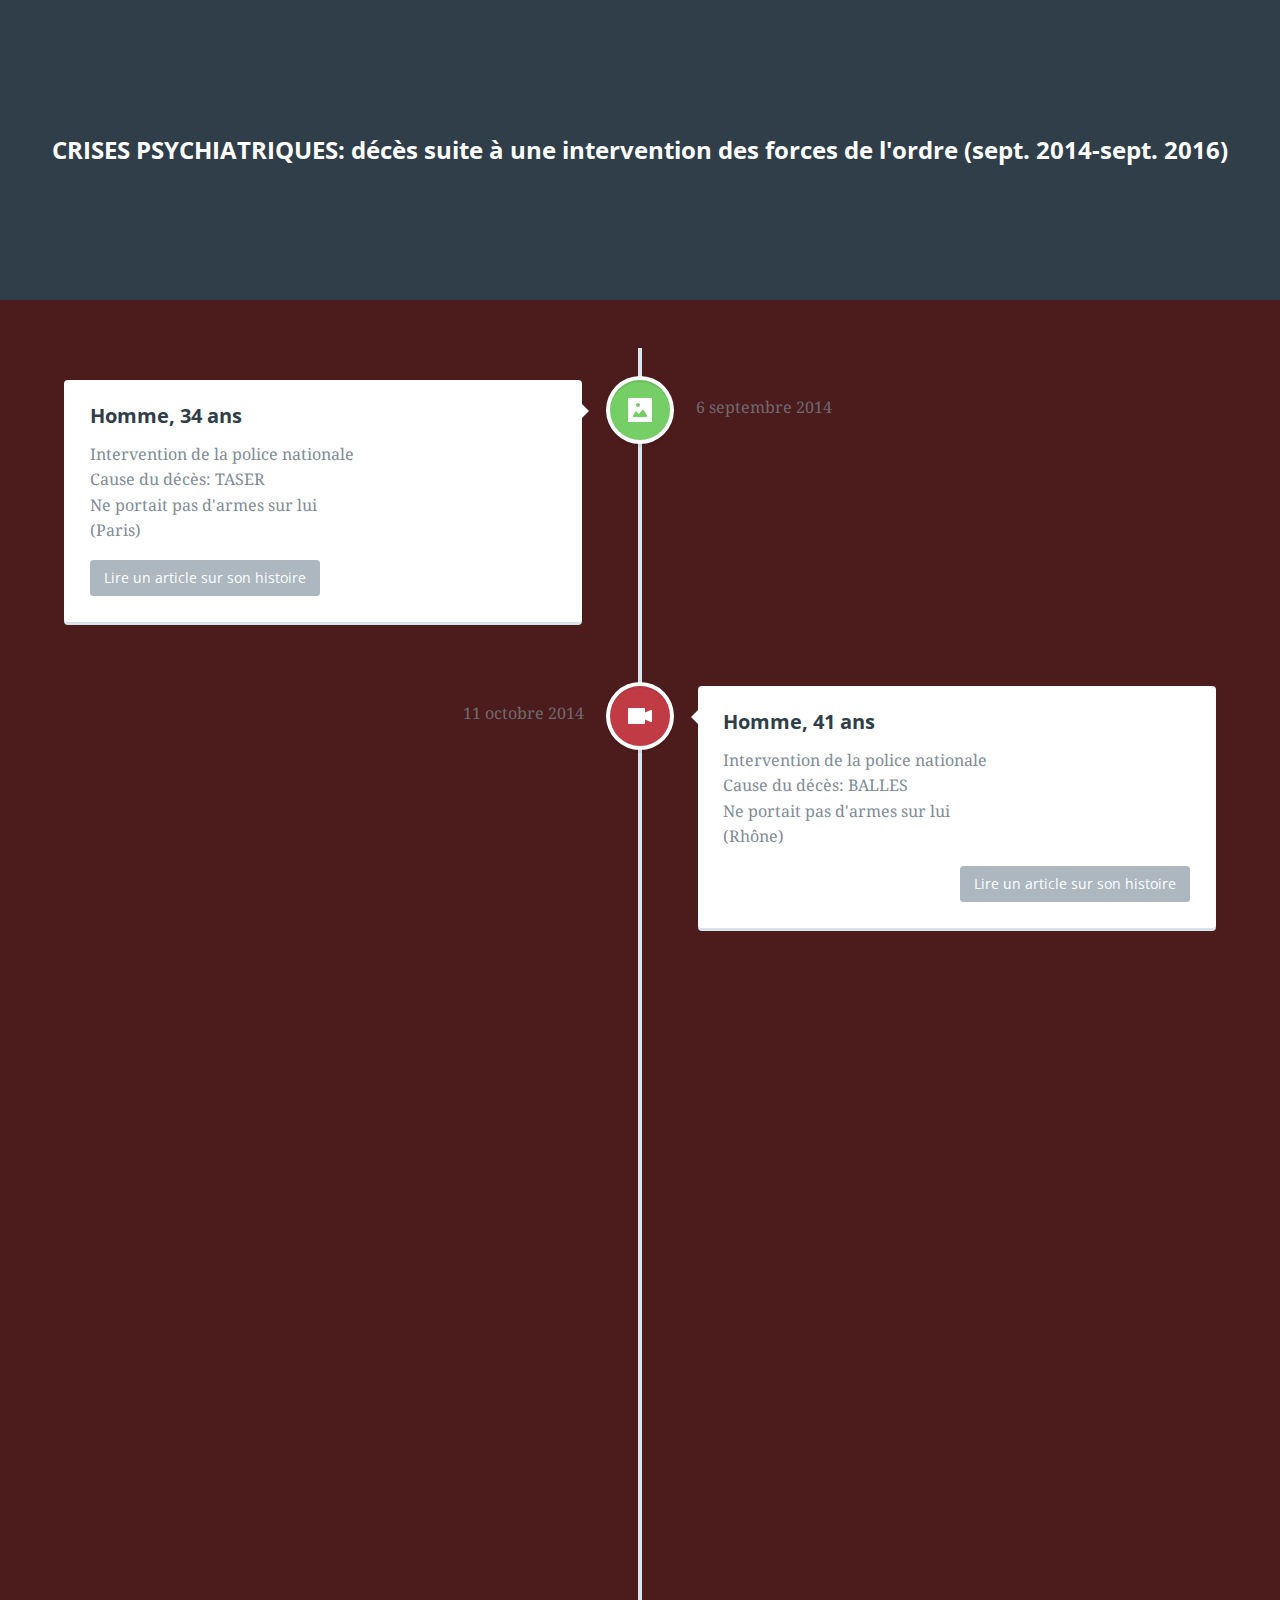
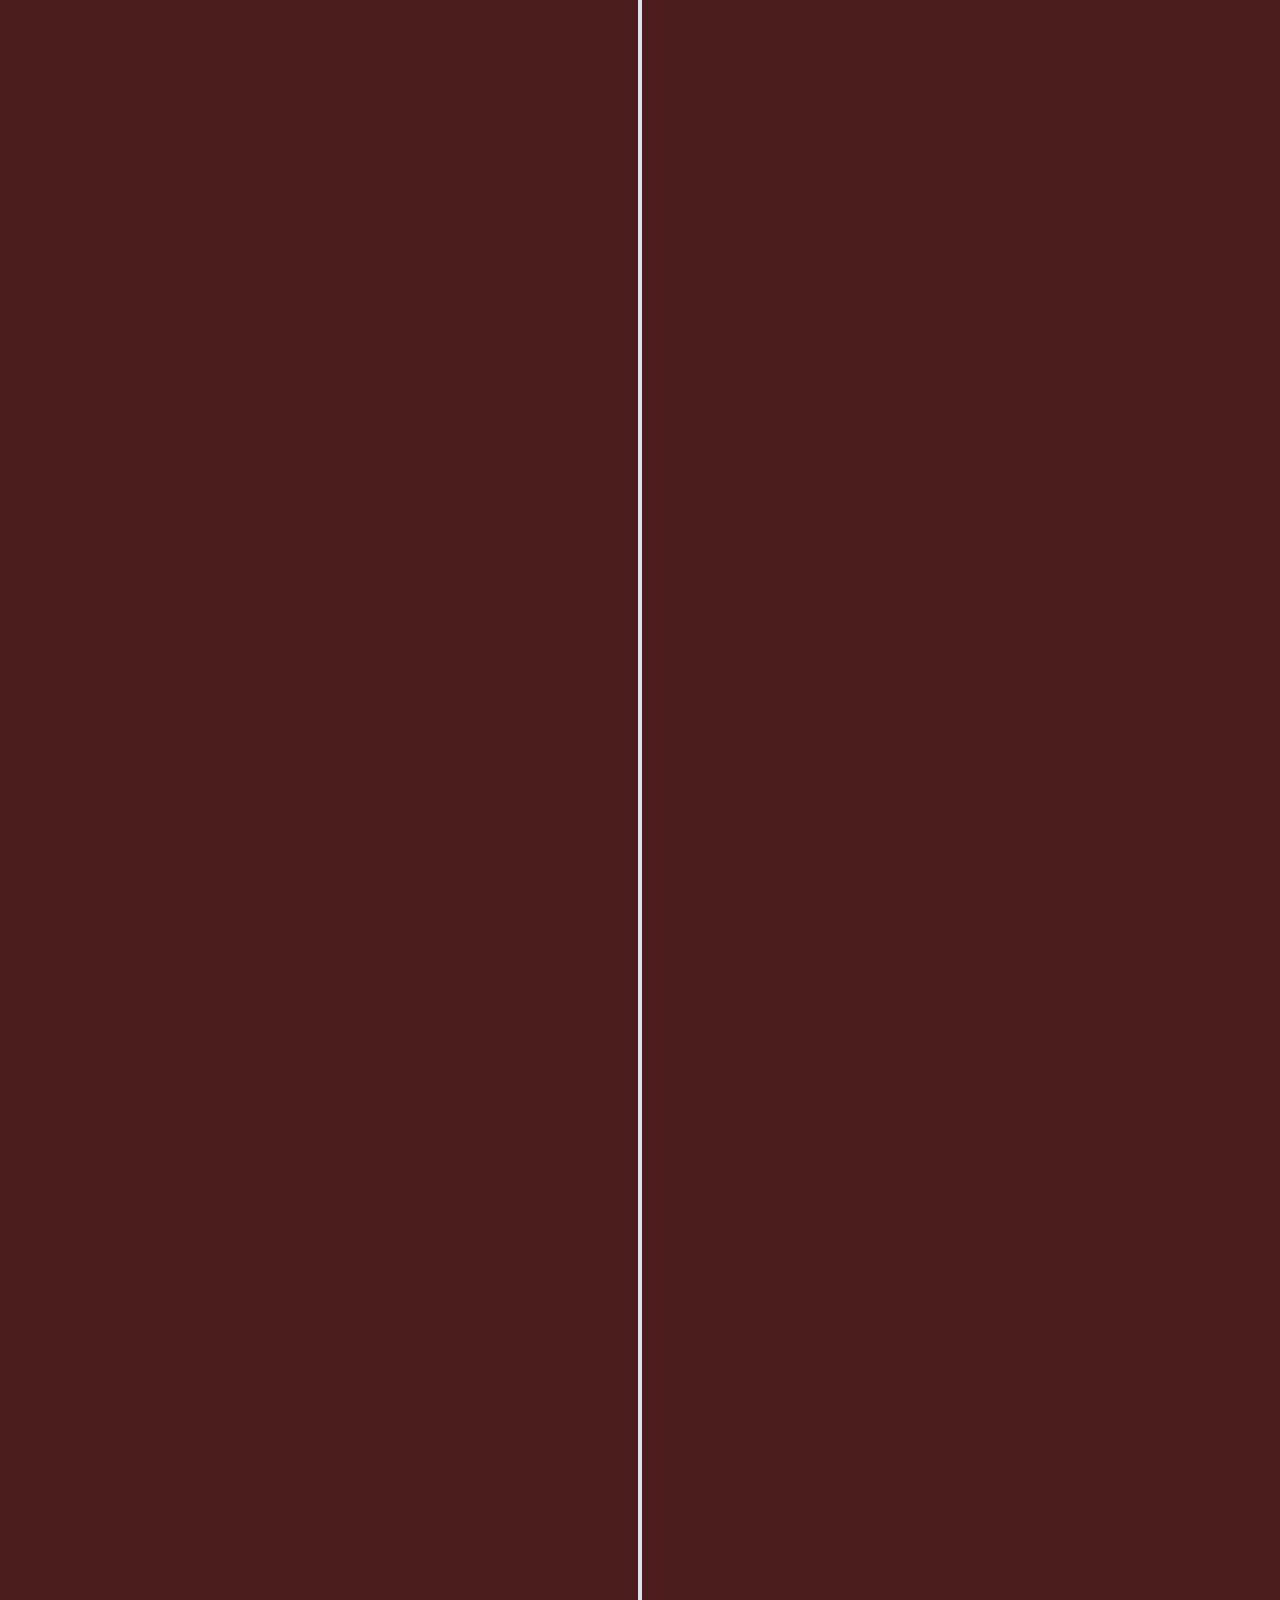
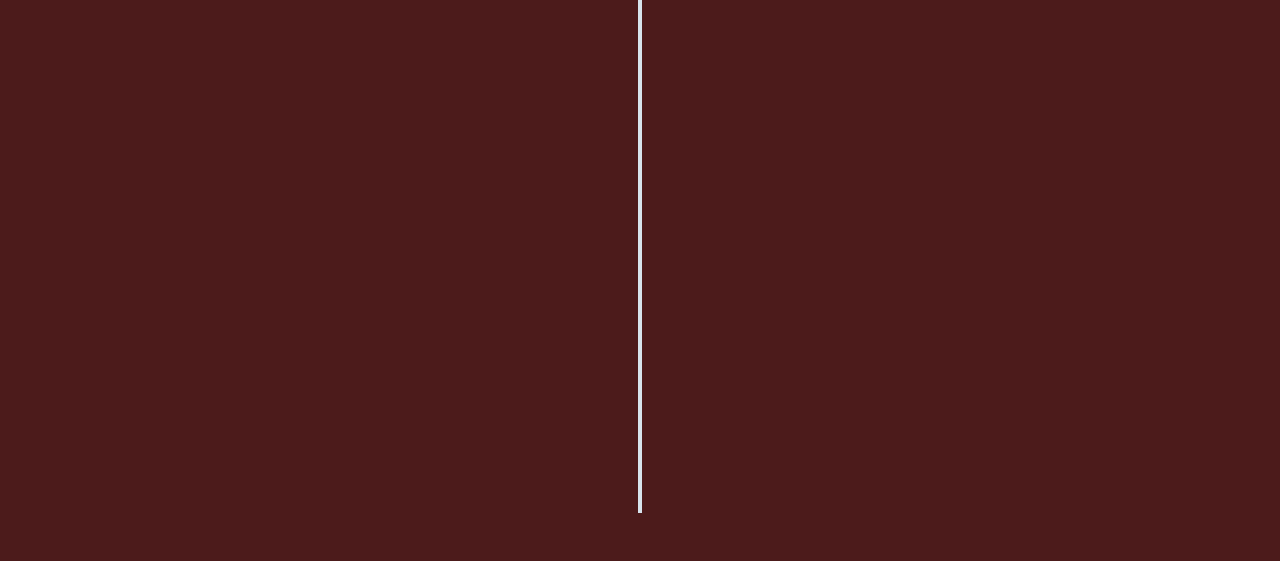
<file: vertical-timeline/index.html>
<!doctype html>
<html lang="en" class="no-js">
<head>
	<meta charset="UTF-8">
	<meta name="viewport" content="width=device-width, initial-scale=1">

	<link href='http://fonts.googleapis.com/css?family=Droid+Serif|Open+Sans:400,700' rel='stylesheet' type='text/css'>

	<link rel="stylesheet" href="css/reset.css"> <!-- CSS reset -->
	<link rel="stylesheet" href="css/style.css"> <!-- Resource style -->
	<script src="js/modernizr.js"></script> <!-- Modernizr -->
  	
	<title>Décès suite à une intervention des forces de l'ordre pour crise psychiatrique</title>
</head>
<body>
	<header>
		<h1>CRISES PSYCHIATRIQUES: décès suite à une intervention des forces de l'ordre (sept. 2014-sept. 2016) </h1>

	</header>

	<section id="cd-timeline" class="cd-container">
		<div class="cd-timeline-block">
			<div class="cd-timeline-img cd-picture">
				<img src="img/cd-icon-picture.svg" alt="Picture">
			</div> <!-- cd-timeline-img -->

			<div class="cd-timeline-content">
				<h2>Homme, 34 ans</h2>
				<p> Intervention de la police nationale <br/>
				Cause du décès: TASER<br/>
				Ne portait pas d'armes sur lui <br/>
			(Paris) </p>
				<a href="http://abonnes.lemonde.fr/societe/article/2014/09/06/un-homme-meurt-apres-une-interpellation-avec-usage-de-taser_4483211_3224.html" class="cd-read-more">Lire un article sur son histoire </a>

				<span class="cd-date">6 septembre 2014</span>
			</div> <!-- cd-timeline-content -->
		</div> <!-- cd-timeline-block -->


		<div class="cd-timeline-block">
			<div class="cd-timeline-img cd-movie">
				<img src="img/cd-icon-movie.svg" alt="Movie">
			</div> <!-- cd-timeline-img -->

			<div class="cd-timeline-content">
				<h2>Homme, 41 ans</h2>
				<p>Intervention de la police nationale<br/>
				Cause du décès: BALLES <br/>
			Ne portait pas d'armes sur lui<br/>
		(Rhône) </p>
				<a href="http://www.leprogres.fr/rhone/2014/10/12/lyon-un-homme-abattu-par-la-police-samedi-soir" class="cd-read-more">Lire un article sur son histoire </a>
				<span class="cd-date">11 octobre 2014</span>
			</div> <!-- cd-timeline-content -->
		</div> <!-- cd-timeline-block -->


		<div class="cd-timeline-block">
			<div class="cd-timeline-img cd-picture">
				<img src="img/cd-icon-picture.svg" alt="Picture">
			</div> <!-- cd-timeline-img -->

			<div class="cd-timeline-content">
				<h2>Abdoulaye Camara, 30 ans</h2>
				<p>Intervention de la police nationale <br/>
					Cause du décès: BALLES <br/>
				Portait une arme blanche (version policière contredite) <br/>
			(Seine-Maritime)</p>
				<a href="http://abonnes.lemonde.fr/societe/article/2014/12/16/au-havre-un-policier-abat-un-agresseur_4541232_3224.html" class="cd-read-more">Lire un article sur son histoire</a>
				<span class="cd-date">16 décembre 2014</span>
			</div> <!-- cd-timeline-content -->
		</div> <!-- cd-timeline-block -->


		<div class="cd-timeline-block">
			<div class="cd-timeline-img cd-location">
				<img src="img/cd-icon-location.svg" alt="Location">
			</div> <!-- cd-timeline-img -->

			<div class="cd-timeline-content">
				<h2>Homme, 55 ans</h2>
				<p>Intervention de la police nationale <br/>
				Cause du décès: CHUTE D'UN IMMEUBLE <br/>
				Ne portait pas d'armes<br/>
				(Hauts-de-Seine)
			</p>
				<a href="http://www.lefigaro.fr/flash-actu/2015/03/11/97001-20150311FILWWW00434-gennevilliers-il-se-tue-en-fuyant-la-police.php" class="cd-read-more">Lire un article sur son histoire</a>
				<span class="cd-date">10 mars 2015</span>
			</div> <!-- cd-timeline-content -->
		</div> <!-- cd-timeline-block -->


		<div class="cd-timeline-block">
			<div class="cd-timeline-img cd-location">
				<img src="img/cd-icon-location.svg" alt="Location">
			</div> <!-- cd-timeline-img -->

			<div class="cd-timeline-content">
				<h2>Dominique Burger, 46 ans</h2>
				<p>Intervention de la gendarmerie <br/>
				Cause du décès: TASER <br/>
			Portait une arme blanche<br/>
		(Martinique)</p>
				<a href="https://la1ere.francetvinfo.fr/martinique/quelle-est-la-responsabilite-des-gendarmes-lors-de-la-mort-du-docteur-burger-363319.html" class="cd-read-more">Lire un article sur son histoire</a>
				<span class="cd-date">20 mars 2015</span>
			</div> <!-- cd-timeline-content -->
		</div> <!-- cd-timeline-block -->


		<div class="cd-timeline-block">
			<div class="cd-timeline-img cd-movie">
				<img src="img/cd-icon-movie.svg" alt="Movie">
			</div> <!-- cd-timeline-img -->

			<div class="cd-timeline-content">
				<h2>Homme, 35 ans</h2>
				<p>Intervention de la gendarmerie <br/>
				Cause du décès: BALLES <br/>
			Portait des armes blanches<br/>
		(Landes)</p>
				<a href="http://www.lefigaro.fr/flash-actu/2015/09/19/97001-20150919FILWWW00149-landes-un-forcene-abattu-par-la-police.php" class="cd-read-more" class="cd-read-more">Lire un article sur son histoire</a>
				<span class="cd-date">19 septembre 2015</span>
			</div> <!-- cd-timeline-content -->
		</div> <!-- cd-timeline-block -->


		<div class="cd-timeline-block">
			<div class="cd-timeline-img cd-movie">
				<img src="img/cd-icon-movie.svg" alt="Movie">
			</div> <!-- cd-timeline-img -->

			<div class="cd-timeline-content">
				<h2>Homme, 30 ans</h2>
				<p>Intervention de la police <br/>
					Cause du décès: BALLES <br/>
				Portait une arme blanche<br/>
			(Essone)</p>
				<a href="http://www.leparisien.fr/corbeil-essonnes-91100/corbeil-un-homme-grievement-blesse-par-balle-par-un-policier-20-10-2015-5203021.php#xtref=http%3A%2F%2F" class="cd-read-more">Lire un article sur son histoire</a>
				<span class="cd-date">20 octobre 2015</span>
			</div> <!-- cd-timeline-content -->
		</div> <!-- cd-timeline-block -->


		<div class="cd-timeline-block">
			<div class="cd-timeline-img cd-movie">
				<img src="img/cd-icon-movie.svg" alt="Movie">
			</div> <!-- cd-timeline-img -->

			<div class="cd-timeline-content">
				<h2>Babacar Gueye, 27 ans</h2>
				<p>Intervention de la BAC <br/>
					Cause du décès: BALLES <br/>
				Portait une arme blanche<br/>
			(Ile-et-Vilaine)</p>
				<a href="https://www.streetpress.com/sujet/1459871556-babacar-Gueye-5-balles-police-rennes" class="cd-read-more">Lire un article sur son histoire</a>
				<span class="cd-date">3 décembre 2015</span>
			</div> <!-- cd-timeline-content -->
		</div> <!-- cd-timeline-block -->


		<div class="cd-timeline-block">
			<div class="cd-timeline-img cd-movie">
				<img src="img/cd-icon-movie.svg" alt="Movie">
			</div> <!-- cd-timeline-img -->

			<div class="cd-timeline-content">
				<h2>Mehdi, 32 ans</h2>
				<p>Intervention de la BAC <br/>
				Cause du décès: BALLES <br/>
			Ne portait pas d'armes sur lui<br/>
		(Val-d'Oise)</p>
				<a href="https://actu.fr/faits-divers/mehdi-abattu-par-la-police-il-etait-tres-gentil-mais-il-etait-persuade-que-des-gens-lui-en-voulaient_12207847.html" class="cd-read-more">Lire un article sur son histoire</a>
				<span class="cd-date">7 janvier 2016</span>
			</div> <!-- cd-timeline-content -->
		</div> <!-- cd-timeline-block -->


		<div class="cd-timeline-block">
			<div class="cd-timeline-img cd-movie">
				<img src="img/cd-icon-movie.svg" alt="Movie">
			</div> <!-- cd-timeline-img -->

			<div class="cd-timeline-content">
				<h2>Homme, âge inconnu</h2>
				<p>Intervention de la BAC <br/>
					Cause du décès: BALLES <br/>
				Portait une arme blanche<br/>
				(Alpes-Maritimes) </p>
				<a href="http://www.leparisien.fr/faits-divers/menton-un-homme-arme-d-une-faucille-abattu-par-la-police-07-03-2016-5606199.php" class="cd-read-more">Lire un article sur son histoire</a>
				<span class="cd-date">7 mars 2016</span>
			</div> <!-- cd-timeline-content -->
		</div> <!-- cd-timeline-block -->


		<div class="cd-timeline-block">
			<div class="cd-timeline-img cd-movie">
				<img src="img/cd-icon-movie.svg" alt="Movie">
			</div> <!-- cd-timeline-img -->

			<div class="cd-timeline-content">
				<h2>Homme, 29 ans</h2>
				<p>Intervention de la police<br/>
				Cause du décès: BALLES <br/>
			Portait une arme blanche<br/>
		(Val-de-Marne)</p>
			<a href="http://www.leparisien.fr/vincennes-94300/vincennes-l-agresseur-de-l-infirmiere-abattu-apres-avoir-attaque-les-policiers-02-09-2016-6088767.php" class="cd-read-more">Lire un article sur son histoire</a>
				<span class="cd-date">2 septembre 2016</span>
			</div> <!-- cd-timeline-content -->
		</div> <!-- cd-timeline-block -->
	</section> <!-- cd-timeline -->
<script src="http://ajax.googleapis.com/ajax/libs/jquery/1.11.0/jquery.min.js"></script>
<script src="js/main.js"></script> <!-- Resource jQuery -->


</body>
</html>
</file>
<file: vertical-timeline/css/style.css>
/* -------------------------------- 

Primary style

-------------------------------- */
html * {
  -webkit-font-smoothing: antialiased;
  -moz-osx-font-smoothing: grayscale;
}

*, *:after, *:before {
  -webkit-box-sizing: border-box;
  -moz-box-sizing: border-box;
  box-sizing: border-box;
}

body {
  font-size: 100%;
  font-family: "Droid Serif", serif;
  color: #7f8c97;
  background-color: #4C1B1B;
}

a {
  color: #acb7c0;
  text-decoration: none;
  font-family: "Open Sans", sans-serif;
}

img {
  max-width: 100%;
}

h1, h2 {
  font-family: "Open Sans", sans-serif;
  font-weight: bold;
}

/* -------------------------------- 

Modules - reusable parts of our design

-------------------------------- */
.cd-container {
  /* this class is used to give a max-width to the element it is applied to, and center it horizontally when it reaches that max-width */
  width: 90%;
  max-width: 1170px;
  margin: 0 auto;
}
.cd-container::after {
  /* clearfix */
  content: '';
  display: table;
  clear: both;
}

/* -------------------------------- 

Main components 

-------------------------------- */
header {
  height: 200px;
  line-height: 200px;
  text-align: center;
  background: #303e49;
}
header h1 {
  color: white;
  font-size: 18px;
  font-size: 1.125rem;
}
@media only screen and (min-width: 1170px) {
  header {
    height: 300px;
    line-height: 300px;
  }
  header h1 {
    font-size: 24px;
    font-size: 1.5rem;
  }
}

#cd-timeline {
  position: relative;
  padding: 2em 0;
  margin-top: 2em;
  margin-bottom: 2em;
}
#cd-timeline::before {
  /* this is the vertical line */
  content: '';
  position: absolute;
  top: 0;
  left: 18px;
  height: 100%;
  width: 4px;
  background: #d7e4ed;
}
@media only screen and (min-width: 1170px) {
  #cd-timeline {
    margin-top: 3em;
    margin-bottom: 3em;
  }
  #cd-timeline::before {
    left: 50%;
    margin-left: -2px;
  }
}

.cd-timeline-block {
  position: relative;
  margin: 2em 0;
}
.cd-timeline-block:after {
  content: "";
  display: table;
  clear: both;
}
.cd-timeline-block:first-child {
  margin-top: 0;
}
.cd-timeline-block:last-child {
  margin-bottom: 0;
}
@media only screen and (min-width: 1170px) {
  .cd-timeline-block {
    margin: 4em 0;
  }
  .cd-timeline-block:first-child {
    margin-top: 0;
  }
  .cd-timeline-block:last-child {
    margin-bottom: 0;
  }
}

.cd-timeline-img {
  position: absolute;
  top: 0;
  left: 0;
  width: 40px;
  height: 40px;
  border-radius: 50%;
  box-shadow: 0 0 0 4px white, inset 0 2px 0 rgba(0, 0, 0, 0.08), 0 3px 0 4px rgba(0, 0, 0, 0.05);
}
.cd-timeline-img img {
  display: block;
  width: 24px;
  height: 24px;
  position: relative;
  left: 50%;
  top: 50%;
  margin-left: -12px;
  margin-top: -12px;
}
.cd-timeline-img.cd-picture {
  background: #75ce66;
}
.cd-timeline-img.cd-movie {
  background: #c03b44;
}
.cd-timeline-img.cd-location {
  background: #f0ca45;
}
@media only screen and (min-width: 1170px) {
  .cd-timeline-img {
    width: 60px;
    height: 60px;
    left: 50%;
    margin-left: -30px;
    /* Force Hardware Acceleration in WebKit */
    -webkit-transform: translateZ(0);
    -webkit-backface-visibility: hidden;
  }
  .cssanimations .cd-timeline-img.is-hidden {
    visibility: hidden;
  }
  .cssanimations .cd-timeline-img.bounce-in {
    visibility: visible;
    -webkit-animation: cd-bounce-1 0.6s;
    -moz-animation: cd-bounce-1 0.6s;
    animation: cd-bounce-1 0.6s;
  }
}

@-webkit-keyframes cd-bounce-1 {
  0% {
    opacity: 0;
    -webkit-transform: scale(0.5);
  }

  60% {
    opacity: 1;
    -webkit-transform: scale(1.2);
  }

  100% {
    -webkit-transform: scale(1);
  }
}
@-moz-keyframes cd-bounce-1 {
  0% {
    opacity: 0;
    -moz-transform: scale(0.5);
  }

  60% {
    opacity: 1;
    -moz-transform: scale(1.2);
  }

  100% {
    -moz-transform: scale(1);
  }
}
@keyframes cd-bounce-1 {
  0% {
    opacity: 0;
    -webkit-transform: scale(0.5);
    -moz-transform: scale(0.5);
    -ms-transform: scale(0.5);
    -o-transform: scale(0.5);
    transform: scale(0.5);
  }

  60% {
    opacity: 1;
    -webkit-transform: scale(1.2);
    -moz-transform: scale(1.2);
    -ms-transform: scale(1.2);
    -o-transform: scale(1.2);
    transform: scale(1.2);
  }

  100% {
    -webkit-transform: scale(1);
    -moz-transform: scale(1);
    -ms-transform: scale(1);
    -o-transform: scale(1);
    transform: scale(1);
  }
}
.cd-timeline-content {
  position: relative;
  margin-left: 60px;
  background: white;
  border-radius: 0.25em;
  padding: 1em;
  box-shadow: 0 3px 0 #d7e4ed;
}
.cd-timeline-content:after {
  content: "";
  display: table;
  clear: both;
}
.cd-timeline-content h2 {
  color: #303e49;
}
.cd-timeline-content p, .cd-timeline-content .cd-read-more, .cd-timeline-content .cd-date {
  font-size: 13px;
  font-size: 0.8125rem;
}
.cd-timeline-content .cd-read-more, .cd-timeline-content .cd-date {
  display: inline-block;
}
.cd-timeline-content p {
  margin: 1em 0;
  line-height: 1.6;
}
.cd-timeline-content .cd-read-more {
  float: right;
  padding: .8em 1em;
  background: #acb7c0;
  color: white;
  border-radius: 0.25em;
}
.no-touch .cd-timeline-content .cd-read-more:hover {
  background-color: #bac4cb;
}
.cd-timeline-content .cd-date {
  float: left;
  padding: .8em 0;
  opacity: .7;
}
.cd-timeline-content::before {
  content: '';
  position: absolute;
  top: 16px;
  right: 100%;
  height: 0;
  width: 0;
  border: 7px solid transparent;
  border-right: 7px solid white;
}
@media only screen and (min-width: 768px) {
  .cd-timeline-content h2 {
    font-size: 20px;
    font-size: 1.25rem;
  }
  .cd-timeline-content p {
    font-size: 16px;
    font-size: 1rem;
  }
  .cd-timeline-content .cd-read-more, .cd-timeline-content .cd-date {
    font-size: 14px;
    font-size: 0.875rem;
  }
}
@media only screen and (min-width: 1170px) {
  .cd-timeline-content {
    margin-left: 0;
    padding: 1.6em;
    width: 45%;
  }
  .cd-timeline-content::before {
    top: 24px;
    left: 100%;
    border-color: transparent;
    border-left-color: white;
  }
  .cd-timeline-content .cd-read-more {
    float: left;
  }
  .cd-timeline-content .cd-date {
    position: absolute;
    width: 100%;
    left: 122%;
    top: 6px;
    font-size: 16px;
    font-size: 1rem;
  }
  .cd-timeline-block:nth-child(even) .cd-timeline-content {
    float: right;
  }
  .cd-timeline-block:nth-child(even) .cd-timeline-content::before {
    top: 24px;
    left: auto;
    right: 100%;
    border-color: transparent;
    border-right-color: white;
  }
  .cd-timeline-block:nth-child(even) .cd-timeline-content .cd-read-more {
    float: right;
  }
  .cd-timeline-block:nth-child(even) .cd-timeline-content .cd-date {
    left: auto;
    right: 122%;
    text-align: right;
  }
  .cssanimations .cd-timeline-content.is-hidden {
    visibility: hidden;
  }
  .cssanimations .cd-timeline-content.bounce-in {
    visibility: visible;
    -webkit-animation: cd-bounce-2 0.6s;
    -moz-animation: cd-bounce-2 0.6s;
    animation: cd-bounce-2 0.6s;
  }
}

@media only screen and (min-width: 1170px) {
  /* inverse bounce effect on even content blocks */
  .cssanimations .cd-timeline-block:nth-child(even) .cd-timeline-content.bounce-in {
    -webkit-animation: cd-bounce-2-inverse 0.6s;
    -moz-animation: cd-bounce-2-inverse 0.6s;
    animation: cd-bounce-2-inverse 0.6s;
  }
}
@-webkit-keyframes cd-bounce-2 {
  0% {
    opacity: 0;
    -webkit-transform: translateX(-100px);
  }

  60% {
    opacity: 1;
    -webkit-transform: translateX(20px);
  }

  100% {
    -webkit-transform: translateX(0);
  }
}
@-moz-keyframes cd-bounce-2 {
  0% {
    opacity: 0;
    -moz-transform: translateX(-100px);
  }

  60% {
    opacity: 1;
    -moz-transform: translateX(20px);
  }

  100% {
    -moz-transform: translateX(0);
  }
}
@keyframes cd-bounce-2 {
  0% {
    opacity: 0;
    -webkit-transform: translateX(-100px);
    -moz-transform: translateX(-100px);
    -ms-transform: translateX(-100px);
    -o-transform: translateX(-100px);
    transform: translateX(-100px);
  }

  60% {
    opacity: 1;
    -webkit-transform: translateX(20px);
    -moz-transform: translateX(20px);
    -ms-transform: translateX(20px);
    -o-transform: translateX(20px);
    transform: translateX(20px);
  }

  100% {
    -webkit-transform: translateX(0);
    -moz-transform: translateX(0);
    -ms-transform: translateX(0);
    -o-transform: translateX(0);
    transform: translateX(0);
  }
}
@-webkit-keyframes cd-bounce-2-inverse {
  0% {
    opacity: 0;
    -webkit-transform: translateX(100px);
  }

  60% {
    opacity: 1;
    -webkit-transform: translateX(-20px);
  }

  100% {
    -webkit-transform: translateX(0);
  }
}
@-moz-keyframes cd-bounce-2-inverse {
  0% {
    opacity: 0;
    -moz-transform: translateX(100px);
  }

  60% {
    opacity: 1;
    -moz-transform: translateX(-20px);
  }

  100% {
    -moz-transform: translateX(0);
  }
}
@keyframes cd-bounce-2-inverse {
  0% {
    opacity: 0;
    -webkit-transform: translateX(100px);
    -moz-transform: translateX(100px);
    -ms-transform: translateX(100px);
    -o-transform: translateX(100px);
    transform: translateX(100px);
  }

  60% {
    opacity: 1;
    -webkit-transform: translateX(-20px);
    -moz-transform: translateX(-20px);
    -ms-transform: translateX(-20px);
    -o-transform: translateX(-20px);
    transform: translateX(-20px);
  }

  100% {
    -webkit-transform: translateX(0);
    -moz-transform: translateX(0);
    -ms-transform: translateX(0);
    -o-transform: translateX(0);
    transform: translateX(0);
  }
}
</file>
